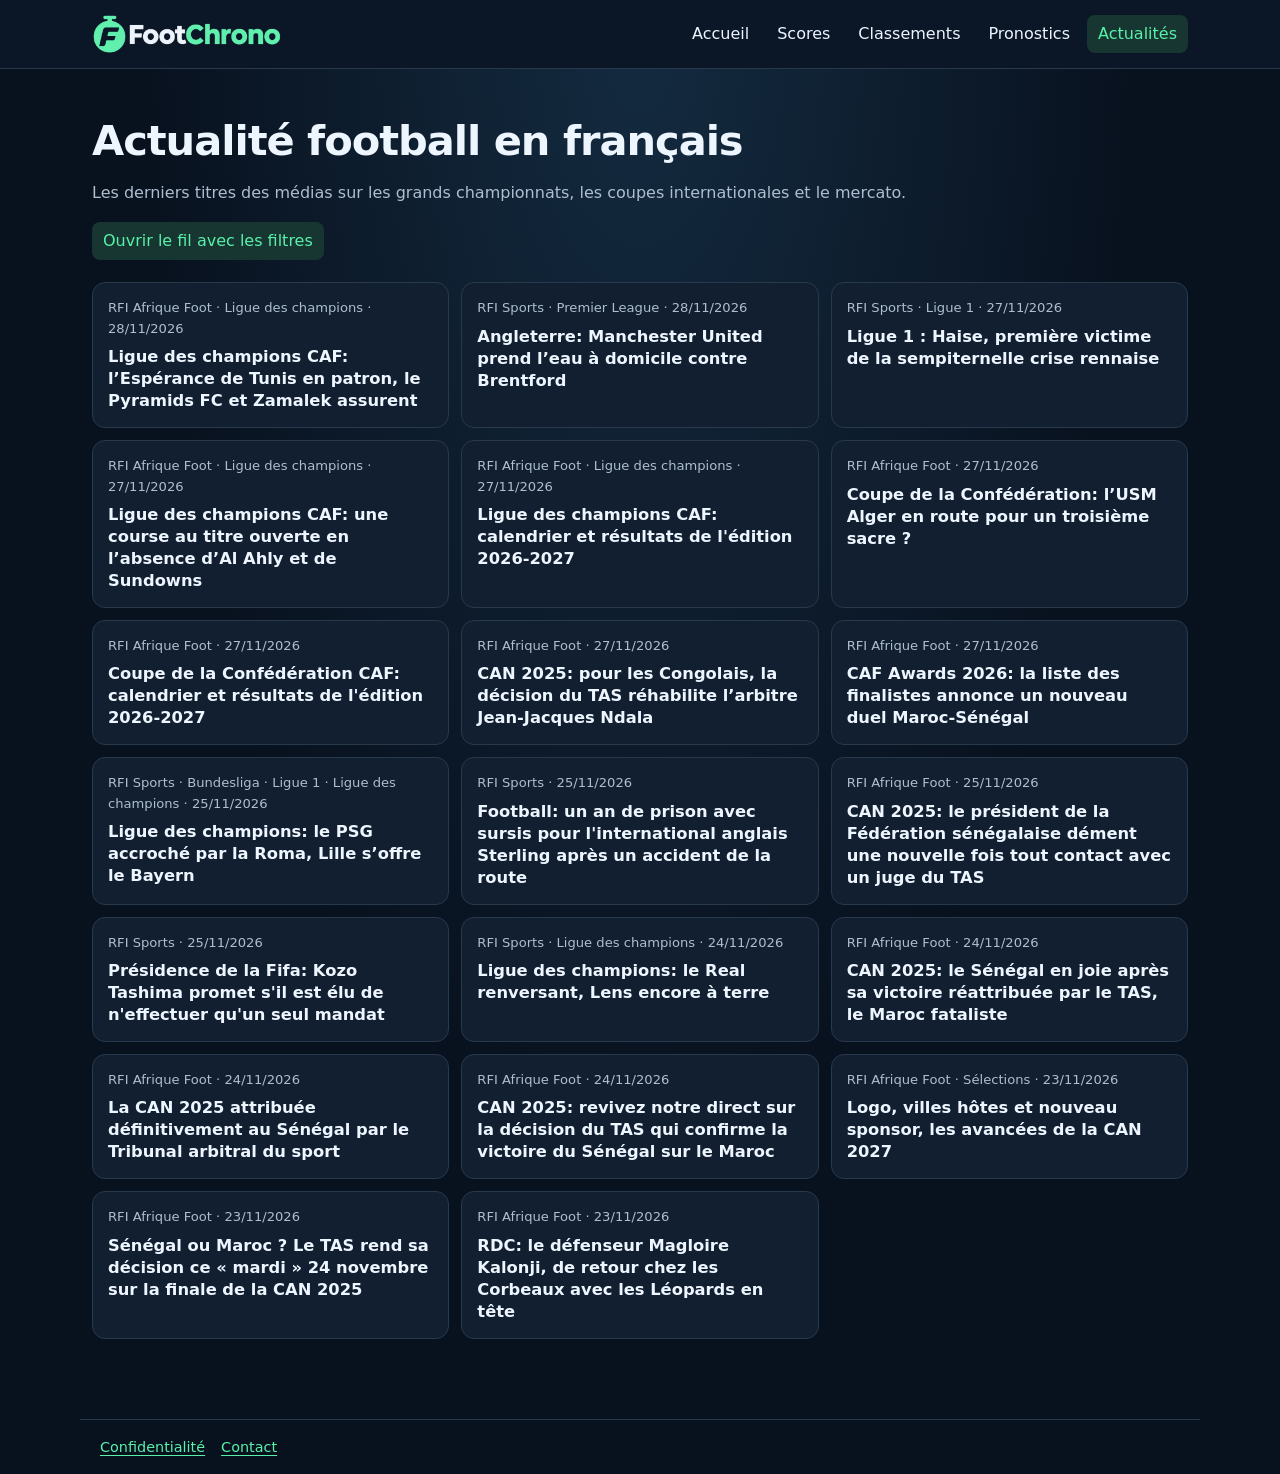
<file: actualites/index.html>
<!doctype html>
<html lang="fr"><head><meta charset="utf-8"><meta name="viewport" content="width=device-width,initial-scale=1">
<title>Actualité football en français, mercato et grandes compétitions | FootChrono</title><meta name="description" content="Les titres récents du football en français. Suivez la Premier League, la Liga, la Ligue 1, la Ligue des champions, le mercato et les sujets du moment.">
<link rel="canonical" href="https://footchrono.com/actualites/"><meta property="og:type" content="website">
<meta property="og:site_name" content="FootChrono"><meta property="og:title" content="Actualité football en français, mercato et grandes compétitions | FootChrono">
<meta property="og:description" content="Les titres récents du football en français. Suivez la Premier League, la Liga, la Ligue 1, la Ligue des champions, le mercato et les sujets du moment."><meta property="og:url" content="https://footchrono.com/actualites/"><meta property="og:locale" content="fr_FR">
<meta name="twitter:card" content="summary"><link rel="stylesheet" href="/footchrono-public.css"><script async src="https://pagead2.googlesyndication.com/pagead/js/adsbygoogle.js?client=ca-pub-7180571260643744" crossorigin="anonymous"></script><style>.fc-ad{width:calc(100% - 32px);max-width:728px;margin:16px auto}.fc-ad:has(ins[data-ad-status="unfilled"]){display:none}</style></head><body><header class="fc-header"><div class="fc-header-inner"><a class="fc-brand" href="/" aria-label="FootChrono, accueil"><img src="/images/footchrono-logo.webp" width="190" height="40" alt="FootChrono"></a><nav class="fc-nav" aria-label="Navigation principale"><a href="/">Accueil</a><a href="/scores">Scores</a><a href="/classements">Classements</a><a href="/#page=predictions">Pronostics</a><a href="/actualites/" aria-current="page">Actualités</a></nav></div></header><main><h1>Actualité football en français</h1>
<p>Les derniers titres des médias sur les grands championnats, les coupes internationales et le mercato.</p>
<p><a href="/#page=news">Ouvrir le fil avec les filtres</a></p>
<div class="fc-news-grid"><article><p>RFI Afrique Foot · Ligue des champions · <time datetime="2026-11-28T21:14:04+00:00">28/11/2026</time></p><h2><a href="https://www.rfi.fr/fr/afrique-foot/20261128-ligue-des-champions-caf-l-esp%C3%A9rance-de-tunis-en-patron-le-pyramids-fc-et-zamalek-assurent">Ligue des champions CAF: l’Espérance de Tunis en patron, le Pyramids FC et Zamalek assurent</a></h2></article>
<article><p>RFI Sports · Premier League · <time datetime="2026-11-28T17:24:19+00:00">28/11/2026</time></p><h2><a href="https://www.rfi.fr/fr/sports/20261128-angleterre-manchester-united-prend-l-eau-%C3%A0-domicile-contre-brentford">Angleterre: Manchester United prend l’eau à domicile contre Brentford</a></h2></article>
<article><p>RFI Sports · Ligue 1 · <time datetime="2026-11-27T20:07:38+00:00">27/11/2026</time></p><h2><a href="https://www.rfi.fr/fr/sports/20261127-ligue-1-haise-premi%C3%A8re-victime-de-la-sempiternelle-crise-rennaise">Ligue 1 : Haise, première victime de la sempiternelle crise rennaise</a></h2></article>
<article><p>RFI Afrique Foot · Ligue des champions · <time datetime="2026-11-27T15:47:01+00:00">27/11/2026</time></p><h2><a href="https://www.rfi.fr/fr/afrique-foot/20261127-ligue-des-champions-caf-une-course-au-titre-ouverte-en-l-absence-d-al-ahly-et-de-sundowns">Ligue des champions CAF: une course au titre ouverte en l’absence d’Al Ahly et de Sundowns</a></h2></article>
<article><p>RFI Afrique Foot · Ligue des champions · <time datetime="2026-11-27T09:04:38+00:00">27/11/2026</time></p><h2><a href="https://www.rfi.fr/fr/afrique-foot/20261127-ligue-des-champions-caf-calendrier-et-r%C3%A9sultats-de-l-%C3%A9dition-2026-2027">Ligue des champions CAF: calendrier et résultats de l&#x27;édition 2026-2027</a></h2></article>
<article><p>RFI Afrique Foot · <time datetime="2026-11-27T14:01:10+00:00">27/11/2026</time></p><h2><a href="https://www.rfi.fr/fr/afrique-foot/20261127-coupe-de-la-conf%C3%A9d%C3%A9ration-l-usm-alger-en-route-pour-un-troisi%C3%A8me-sacre">Coupe de la Confédération: l’USM Alger en route pour un troisième sacre ?</a></h2></article>
<article><p>RFI Afrique Foot · <time datetime="2026-11-27T12:47:51+00:00">27/11/2026</time></p><h2><a href="https://www.rfi.fr/fr/afrique-foot/20261127-coupe-de-la-conf%C3%A9d%C3%A9ration-caf-calendrier-et-r%C3%A9sultats-de-l-%C3%A9dition-2026-2027">Coupe de la Confédération CAF: calendrier et résultats de l&#x27;édition 2026-2027</a></h2></article>
<article><p>RFI Afrique Foot · <time datetime="2026-11-27T11:26:14+00:00">27/11/2026</time></p><h2><a href="https://www.rfi.fr/fr/afrique-foot/20261127-can-2025-pour-les-congolais-la-d%C3%A9cision-du-tas-r%C3%A9habilite-l-arbitre-jean-jacques-ndala">CAN 2025: pour les Congolais, la décision du TAS réhabilite l’arbitre Jean-Jacques Ndala</a></h2></article>
<article><p>RFI Afrique Foot · <time datetime="2026-11-27T09:02:48+00:00">27/11/2026</time></p><h2><a href="https://www.rfi.fr/fr/afrique-foot/20261127-caf-awards-2026-la-liste-des-finalistes-annonce-un-nouveau-duel-maroc-s%C3%A9n%C3%A9gal">CAF Awards 2026: la liste des finalistes annonce un nouveau duel Maroc-Sénégal</a></h2></article>
<article><p>RFI Sports · Bundesliga · Ligue 1 · Ligue des champions · <time datetime="2026-11-25T22:00:10+00:00">25/11/2026</time></p><h2><a href="https://www.rfi.fr/fr/sports/20261125-ligue-des-champions-le-psg-accroch%C3%A9-par-la-roma-lille-s-offre-le-bayern">Ligue des champions: le PSG accroché par la Roma, Lille s’offre le Bayern</a></h2></article>
<article><p>RFI Sports · <time datetime="2026-11-25T19:54:54+00:00">25/11/2026</time></p><h2><a href="https://www.rfi.fr/fr/sports/20261125-football-un-an-de-prison-avec-sursis-pour-l-international-anglais-sterling-apr%C3%A8s-un-accident-de-la-route">Football: un an de prison avec sursis pour l&#x27;international anglais Sterling après un accident de la route</a></h2></article>
<article><p>RFI Afrique Foot · <time datetime="2026-11-25T15:17:34+00:00">25/11/2026</time></p><h2><a href="https://www.rfi.fr/fr/afrique-foot/20261125-can-2025-le-pr%C3%A9sident-de-la-f%C3%A9d%C3%A9ration-s%C3%A9n%C3%A9galaise-d%C3%A9ment-une-nouvelle-fois-tout-contact-avec-un-juge-du-tas">CAN 2025: le président de la Fédération sénégalaise dément une nouvelle fois tout contact avec un juge du TAS</a></h2></article>
<article><p>RFI Sports · <time datetime="2026-11-25T14:43:49+00:00">25/11/2026</time></p><h2><a href="https://www.rfi.fr/fr/sports/20261125-pr%C3%A9sidence-de-la-fifa-kozo-tashima-promet-s-il-est-%C3%A9lu-de-n-effectuer-qu-un-seul-mandat">Présidence de la Fifa: Kozo Tashima promet s&#x27;il est élu de n&#x27;effectuer qu&#x27;un seul mandat</a></h2></article>
<article><p>RFI Sports · Ligue des champions · <time datetime="2026-11-24T22:04:55+00:00">24/11/2026</time></p><h2><a href="https://www.rfi.fr/fr/sports/20261124-ligue-des-champions-le-real-renversant-lens-encore-%C3%A0-terre">Ligue des champions: le Real renversant, Lens encore à terre</a></h2></article>
<article><p>RFI Afrique Foot · <time datetime="2026-11-24T21:09:23+00:00">24/11/2026</time></p><h2><a href="https://www.rfi.fr/fr/afrique-foot/20261124-can-2025-le-s%C3%A9n%C3%A9gal-en-joie-apr%C3%A8s-sa-victoire-r%C3%A9attribu%C3%A9e-par-le-tas-le-maroc-fataliste">CAN 2025: le Sénégal en joie après sa victoire réattribuée par le TAS, le Maroc fataliste</a></h2></article>
<article><p>RFI Afrique Foot · <time datetime="2026-11-24T14:27:25+00:00">24/11/2026</time></p><h2><a href="https://www.rfi.fr/fr/afrique-foot/20261124-la-can-2025-attribu%C3%A9e-d%C3%A9finitivement-au-s%C3%A9n%C3%A9gal-par-le-tribunal-arbitral-du-sport">La CAN 2025 attribuée définitivement au Sénégal par le Tribunal arbitral du sport</a></h2></article>
<article><p>RFI Afrique Foot · <time datetime="2026-11-24T13:09:52+00:00">24/11/2026</time></p><h2><a href="https://www.rfi.fr/fr/afrique-foot/20261124-can-2025-suivez-en-direct-la-d%C3%A9cision-du-tas-sur-la-finale-entre-le-maroc-et-le-s%C3%A9n%C3%A9gal">CAN 2025: revivez notre direct sur la décision du TAS qui confirme la victoire du Sénégal sur le Maroc</a></h2></article>
<article><p>RFI Afrique Foot · Sélections · <time datetime="2026-11-23T16:05:46+00:00">23/11/2026</time></p><h2><a href="https://www.rfi.fr/fr/afrique-foot/20261123-logo-villes-h%C3%B4tes-et-nouveau-sponsor-les-avanc%C3%A9es-de-la-can-2027">Logo, villes hôtes et nouveau sponsor, les avancées de la CAN 2027</a></h2></article>
<article><p>RFI Afrique Foot · <time datetime="2026-11-23T11:28:42+00:00">23/11/2026</time></p><h2><a href="https://www.rfi.fr/fr/afrique-foot/20261123-s%C3%A9n%C3%A9gal-ou-maroc-le-tas-rend-sa-d%C3%A9cision-ce-mardi-24-novembre-sur-la-finale-de-la-can-2025">Sénégal ou Maroc ? Le TAS rend sa décision ce « mardi » 24 novembre sur la finale de la CAN 2025</a></h2></article>
<article><p>RFI Afrique Foot · <time datetime="2026-11-23T08:21:25+00:00">23/11/2026</time></p><h2><a href="https://www.rfi.fr/fr/afrique-foot/20261123-rdc-le-d%C3%A9fenseur-magloire-kalonji-de-retour-chez-les-corbeaux-avec-les-l%C3%A9opards-en-t%C3%AAte">RDC: le défenseur Magloire Kalonji, de retour chez les Corbeaux avec les Léopards en tête</a></h2></article></div></main>
<div class="fc-ad"><ins class="adsbygoogle" style="display:block" data-ad-client="ca-pub-7180571260643744" data-ad-slot="1991336459" data-ad-format="horizontal" data-full-width-responsive="false"></ins></div>
<script>(window.adsbygoogle = window.adsbygoogle || []).push({});</script>
<footer class="fc-footer"><nav aria-label="Informations sur le site"><a href="/confidentialite/">Confidentialité</a> <a href="/contact/">Contact</a></nav></footer></body></html>
</file>
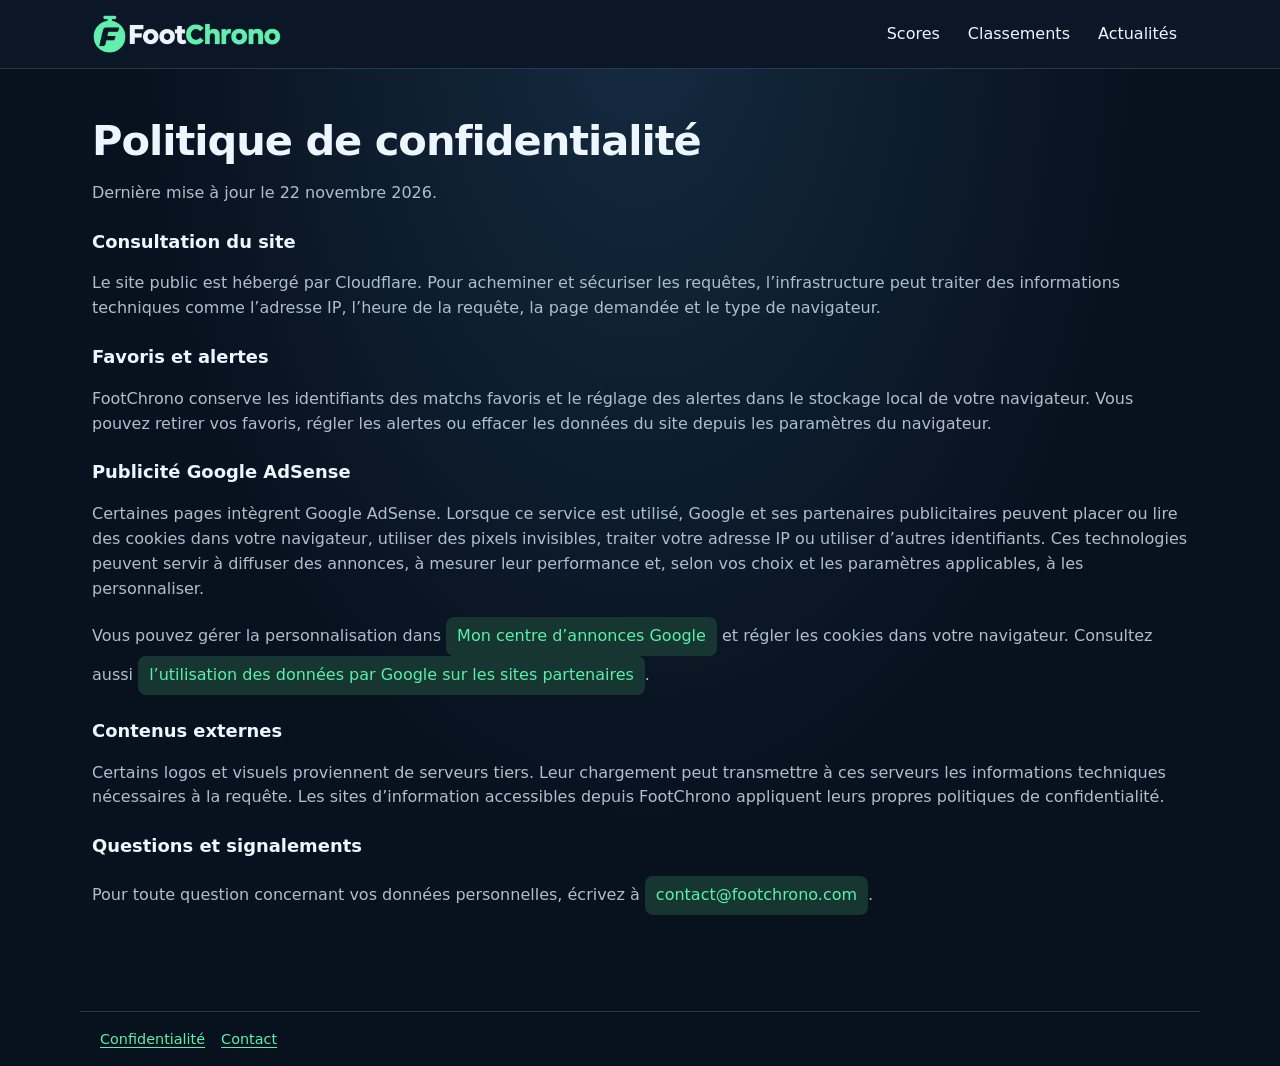
<file: confidentialite/index.html>
<!doctype html>
<html lang="fr">
<head>
<meta charset="utf-8">
<meta name="viewport" content="width=device-width, initial-scale=1">
<title>Politique de confidentialité | FootChrono</title>
<meta name="description" content="Données utilisées par FootChrono, stockage local et publicité.">
<link rel="canonical" href="https://footchrono.com/confidentialite/">
<link rel="stylesheet" href="/footchrono-public.css">
</head>
<body>
<header class="fc-header">
<div class="fc-header-inner">
<a class="fc-brand" href="/" aria-label="Accueil FootChrono"><img src="/images/footchrono-logo.webp" width="190" height="40" alt="FootChrono"></a>
<nav class="fc-nav" aria-label="Navigation principale"><a href="/scores">Scores</a> <a href="/classements">Classements</a> <a href="/actualites/">Actualités</a></nav>
</div>
</header>
<main>
<h1>Politique de confidentialité</h1>
<p>Dernière mise à jour le 22 novembre 2026.</p>
<h2>Consultation du site</h2>
<p>Le site public est hébergé par Cloudflare. Pour acheminer et sécuriser les requêtes, l’infrastructure peut traiter des informations techniques comme l’adresse IP, l’heure de la requête, la page demandée et le type de navigateur.</p>
<h2>Favoris et alertes</h2>
<p>FootChrono conserve les identifiants des matchs favoris et le réglage des alertes dans le stockage local de votre navigateur. Vous pouvez retirer vos favoris, régler les alertes ou effacer les données du site depuis les paramètres du navigateur.</p>
<h2>Publicité Google AdSense</h2>
<p>Certaines pages intègrent Google AdSense. Lorsque ce service est utilisé, Google et ses partenaires publicitaires peuvent placer ou lire des cookies dans votre navigateur, utiliser des pixels invisibles, traiter votre adresse IP ou utiliser d’autres identifiants. Ces technologies peuvent servir à diffuser des annonces, à mesurer leur performance et, selon vos choix et les paramètres applicables, à les personnaliser.</p>
<p>Vous pouvez gérer la personnalisation dans <a href="https://myadcenter.google.com/">Mon centre d’annonces Google</a> et régler les cookies dans votre navigateur. Consultez aussi <a href="https://policies.google.com/technologies/partner-sites?hl=fr">l’utilisation des données par Google sur les sites partenaires</a>.</p>
<h2>Contenus externes</h2>
<p>Certains logos et visuels proviennent de serveurs tiers. Leur chargement peut transmettre à ces serveurs les informations techniques nécessaires à la requête. Les sites d’information accessibles depuis FootChrono appliquent leurs propres politiques de confidentialité.</p>
<h2>Questions et signalements</h2>
<p>Pour toute question concernant vos données personnelles, écrivez à <a href="mailto:contact@footchrono.com">contact@footchrono.com</a>.</p>
</main>
<footer class="fc-footer"><nav aria-label="Informations sur le site"><a href="/confidentialite/">Confidentialité</a> <a href="/contact/">Contact</a></nav></footer>
</body>
</html>
</file>
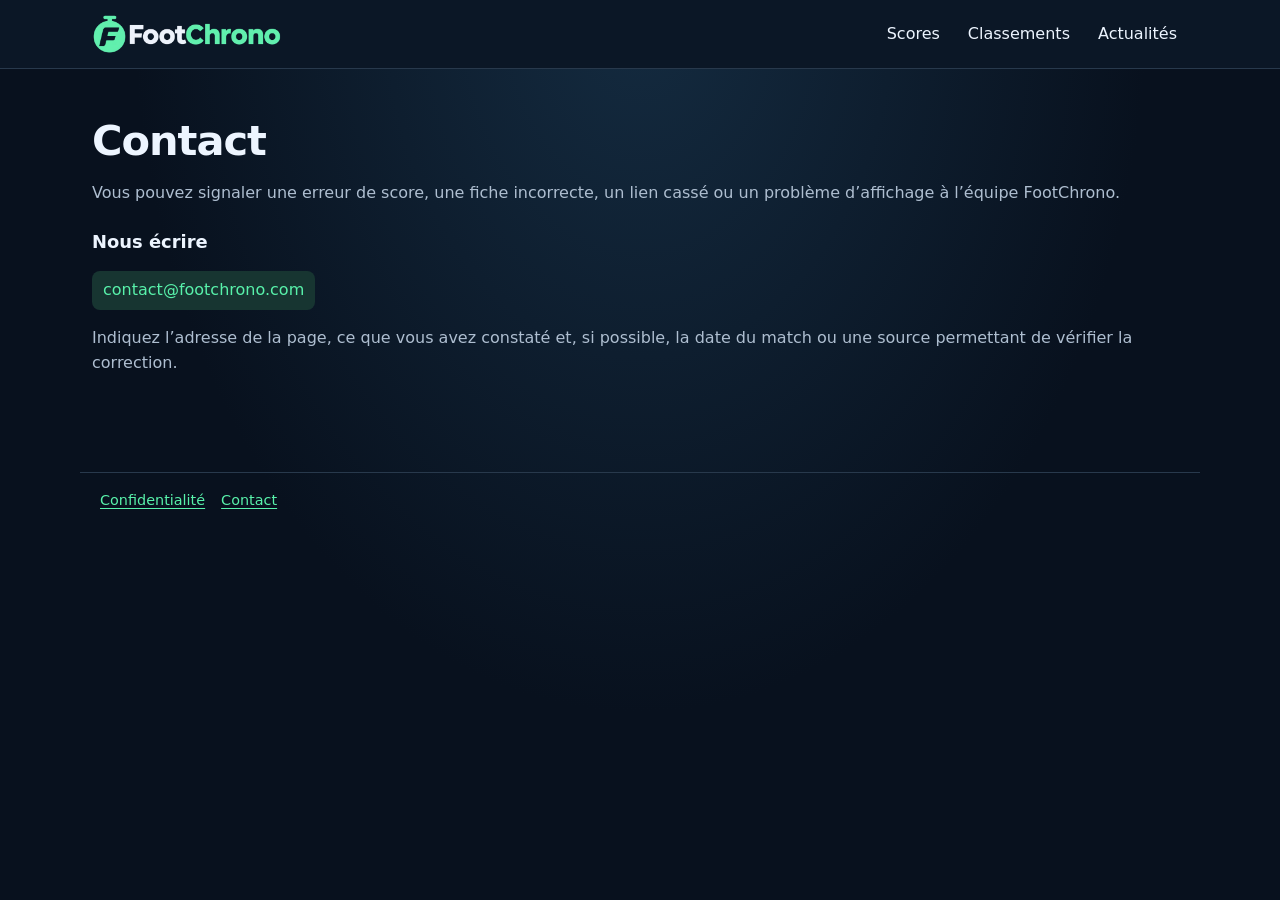
<file: contact/index.html>
<!doctype html>
<html lang="fr">
<head>
<meta charset="utf-8">
<meta name="viewport" content="width=device-width, initial-scale=1">
<title>Contact | FootChrono</title>
<meta name="description" content="Écrire à FootChrono pour poser une question ou signaler une erreur.">
<link rel="canonical" href="https://footchrono.com/contact/">
<link rel="stylesheet" href="/footchrono-public.css">
</head>
<body>
<header class="fc-header">
<div class="fc-header-inner">
<a class="fc-brand" href="/" aria-label="Accueil FootChrono"><img src="/images/footchrono-logo.webp" width="190" height="40" alt="FootChrono"></a>
<nav class="fc-nav" aria-label="Navigation principale"><a href="/scores">Scores</a> <a href="/classements">Classements</a> <a href="/actualites/">Actualités</a></nav>
</div>
</header>
<main>
<h1>Contact</h1>
<p>Vous pouvez signaler une erreur de score, une fiche incorrecte, un lien cassé ou un problème d’affichage à l’équipe FootChrono.</p>
<h2>Nous écrire</h2>
<p><a href="mailto:contact@footchrono.com">contact@footchrono.com</a></p>
<p>Indiquez l’adresse de la page, ce que vous avez constaté et, si possible, la date du match ou une source permettant de vérifier la correction.</p>
</main>
<footer class="fc-footer"><nav aria-label="Informations sur le site"><a href="/confidentialite/">Confidentialité</a> <a href="/contact/">Contact</a></nav></footer>
</body>
</html>
</file>
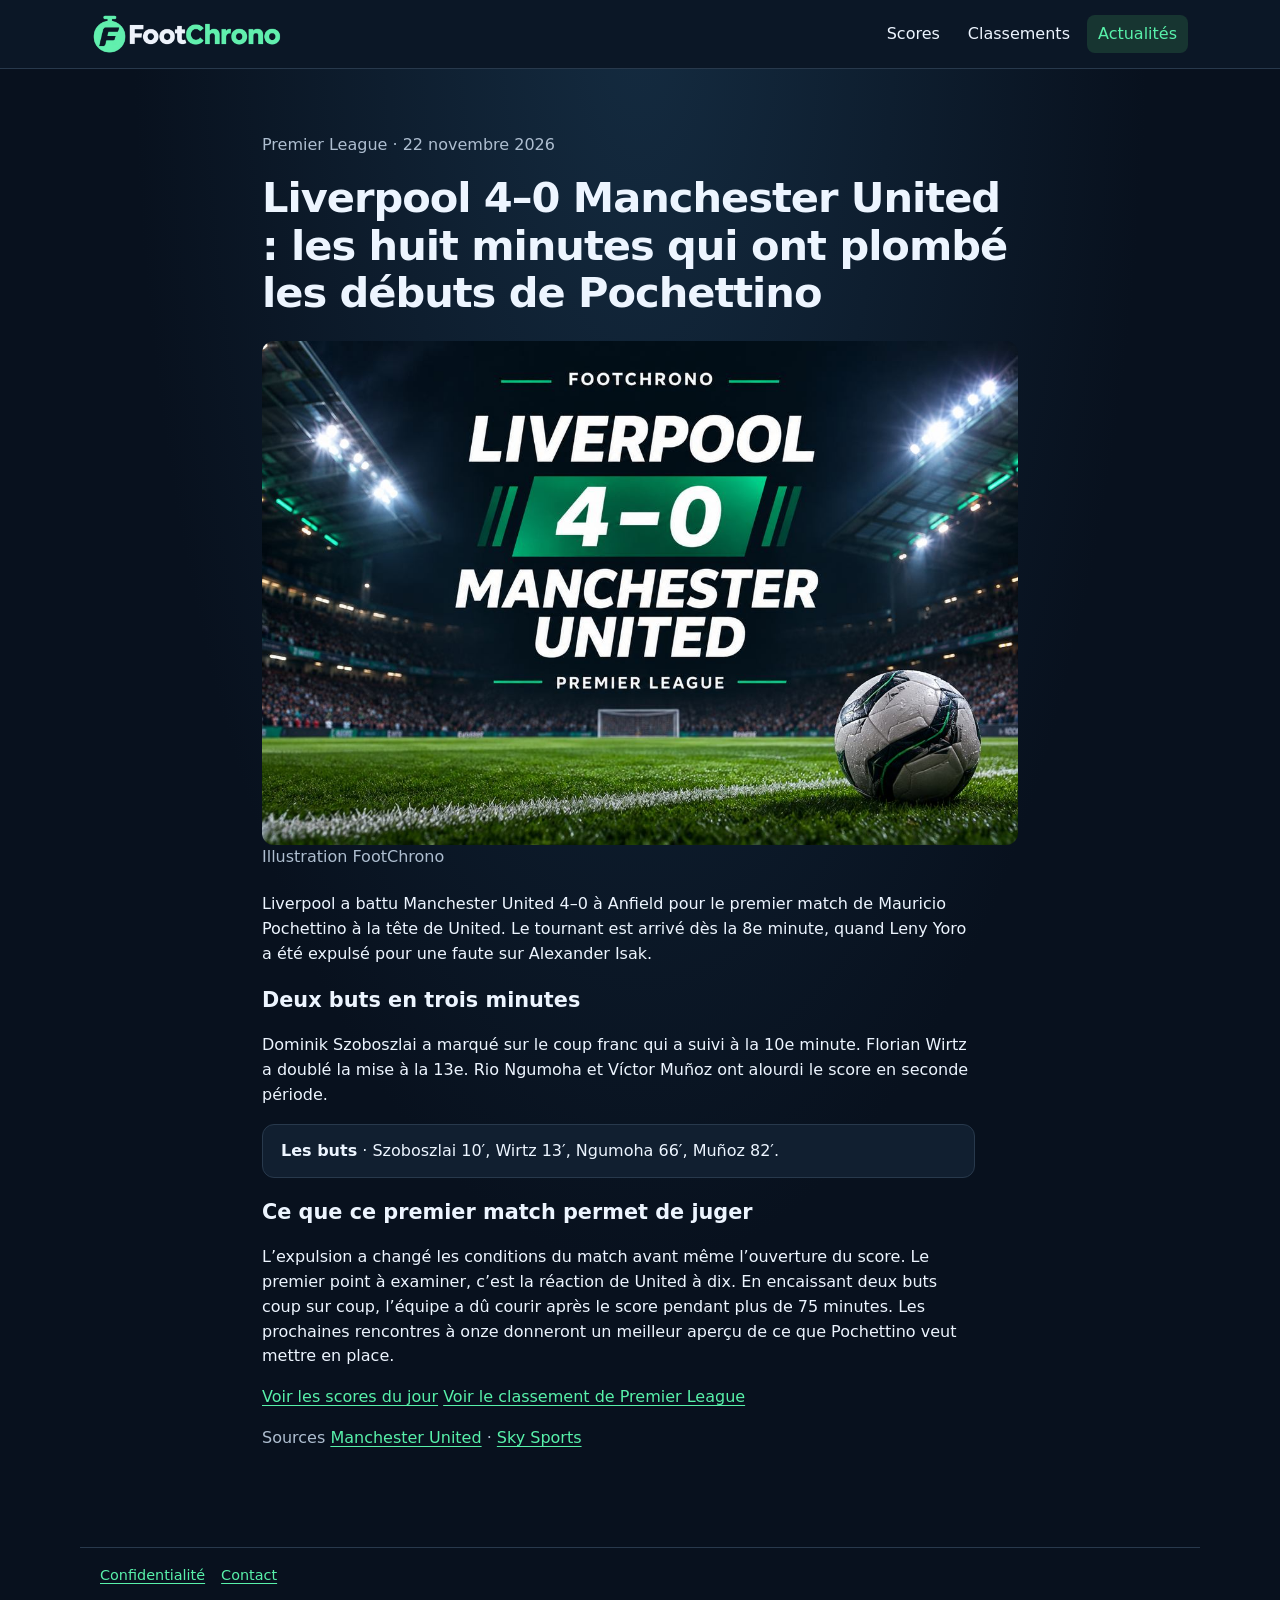
<file: actualites/liverpool-manchester-united-4-0-pochettino/index.html>
<!doctype html>
<html lang="fr">
<head>
<meta charset="utf-8"><meta name="viewport" content="width=device-width, initial-scale=1">
<title>Liverpool 4–0 Manchester United : les huit minutes qui ont plombé les débuts de Pochettino | FootChrono</title>
<meta name="description" content="Expulsion de Yoro dès la 8e minute, deux buts en trois minutes et un 4–0 à Anfield. Le débrief de FootChrono.">
<link rel="canonical" href="https://footchrono.com/actualites/liverpool-manchester-united-4-0-pochettino/">
<meta property="og:type" content="article"><meta property="og:site_name" content="FootChrono">
<meta property="og:title" content="Liverpool 4–0 Manchester United : les huit minutes qui ont plombé les débuts de Pochettino"><meta property="og:url" content="https://footchrono.com/actualites/liverpool-manchester-united-4-0-pochettino/">
<link rel="stylesheet" href="/footchrono-public.css">
<style>.fc-story{max-width:820px}.fc-story header{margin-bottom:24px}.fc-story h2{font-size:1.3rem}.fc-story p,.fc-story li{max-width:70ch}.fc-story .fact{padding:14px 18px;border:1px solid var(--line);border-radius:12px;background:var(--panel)}</style>
<meta property="og:image" content="https://footchrono.com/images/liverpool-manchester-united-4-0.jpg"><meta property="og:image:width" content="1200"><meta property="og:image:height" content="800"><meta property="og:image:alt" content="Liverpool 4–0 Manchester United"><meta name="twitter:card" content="summary_large_image"></head>
<body>
<header class="fc-header"><div class="fc-header-inner">
<a class="fc-brand" href="/"><img src="/images/footchrono-logo.webp" width="190" height="40" alt="FootChrono"></a>
<nav class="fc-nav" aria-label="Navigation principale"><a href="/scores">Scores</a><a href="/classements">Classements</a><a href="/actualites/" aria-current="true">Actualités</a></nav>
</div></header>
<main class="fc-story"><article>
<header><p class="muted">Premier League · <time datetime="2026-11-22">22 novembre 2026</time></p><h1>Liverpool 4–0 Manchester United : les huit minutes qui ont plombé les débuts de Pochettino</h1></header>
<figure style="margin:0 0 22px"><img src="/images/liverpool-manchester-united-4-0.jpg" width="1200" height="800" alt="Liverpool 4–0 Manchester United" style="display:block;width:100%;height:auto;border-radius:12px"><figcaption class="muted">Illustration FootChrono</figcaption></figure>
<p>Liverpool a battu Manchester United 4–0 à Anfield pour le premier match de Mauricio Pochettino à la tête de United. Le tournant est arrivé dès la 8e minute, quand Leny Yoro a été expulsé pour une faute sur Alexander Isak.</p>
<h2>Deux buts en trois minutes</h2>
<p>Dominik Szoboszlai a marqué sur le coup franc qui a suivi à la 10e minute. Florian Wirtz a doublé la mise à la 13e. Rio Ngumoha et Víctor Muñoz ont alourdi le score en seconde période.</p>
<p class="fact"><strong>Les buts</strong> · Szoboszlai 10′, Wirtz 13′, Ngumoha 66′, Muñoz 82′.</p>
<h2>Ce que ce premier match permet de juger</h2>
<p>L’expulsion a changé les conditions du match avant même l’ouverture du score. Le premier point à examiner, c’est la réaction de United à dix. En encaissant deux buts coup sur coup, l’équipe a dû courir après le score pendant plus de 75 minutes. Les prochaines rencontres à onze donneront un meilleur aperçu de ce que Pochettino veut mettre en place.</p>
<p><a href="/scores">Voir les scores du jour</a> <a href="/classements/premier-league">Voir le classement de Premier League</a></p>
<p class="muted">Sources <a href="https://www.manutd.com/en/news/report-liverpool-v-united-22-nov-2026">Manchester United</a> · <a href="https://www.skysports.com/football/liverpool-vs-manchester-united/559550">Sky Sports</a></p>
</article></main><footer class="fc-footer"><nav aria-label="Informations sur le site"><a href="/confidentialite/">Confidentialité</a> <a href="/contact/">Contact</a></nav></footer></body></html>
</file>
<file: footchrono-public.css>
:root{color-scheme:dark;--bg:#08111e;--panel:#111f30;--line:#28394c;--text:#edf5ff;--muted:#aebed0;--green:#58f1aa}
*{box-sizing:border-box}
body{margin:0;min-height:100vh;background:radial-gradient(ellipse at top,#142b40,var(--bg) 56%);color:var(--text);font:16px/1.55 system-ui,sans-serif}
a{color:var(--green);text-underline-offset:3px}
a:focus-visible{outline:2px solid var(--green);outline-offset:4px}
.fc-header{border-bottom:1px solid var(--line);background:#0b1726}
.fc-header-inner,main{width:min(1160px,100%);margin-inline:auto;padding-inline:clamp(16px,4vw,32px)}
.fc-header-inner{display:flex;align-items:center;justify-content:space-between;gap:12px 24px;flex-wrap:wrap;padding-block:14px}
.fc-brand{display:inline-flex;align-items:center;gap:9px;color:var(--text);font-size:1.22rem;font-weight:850;text-decoration:none}
.fc-brand b{color:var(--green)}
.fc-mark{display:grid;place-items:center;width:34px;height:34px;border-radius:10px;background:var(--green);color:var(--bg)}
.fc-nav,.links{display:flex;flex-wrap:wrap;gap:6px}
.fc-nav a,.links a,main>p>a{display:inline-block;padding:7px 11px;border-radius:8px;color:var(--text);text-decoration:none}
.fc-nav a:hover,.fc-nav a[aria-current],.links a,main>p>a{background:#173531;color:var(--green)}
main{padding-block:clamp(24px,4vw,48px)}
h1{margin:0 0 12px;font-size:clamp(1.75rem,4vw,2.6rem);line-height:1.15;letter-spacing:-.025em}
main>p,.muted{color:var(--muted)}
main>h2,section>h2{margin:22px 0 10px;font-size:1.12rem}
.table-wrap{overflow:auto;margin:10px 0 20px;border:1px solid var(--line);border-radius:13px;background:var(--panel)}
table{border-collapse:collapse;width:100%;font-size:.92rem}
th,td{padding:10px 12px;text-align:start;border-bottom:1px solid var(--line)}
thead{background:#16273a;color:var(--muted)}
tbody tr:last-child>*{border-bottom:0}
tbody tr:hover{background:#182b3e}
tbody th,.score{font-weight:700}
.score{white-space:nowrap;font-variant-numeric:tabular-nums}
.fc-news-grid{display:grid;grid-template-columns:repeat(auto-fit,minmax(min(100%,320px),1fr));gap:12px;margin-top:22px}
.fc-news-grid article{min-width:0;padding:15px;border:1px solid var(--line);border-radius:13px;background:var(--panel)}
.fc-news-grid article p{margin:0;color:var(--muted);font-size:.82rem}
.fc-news-grid h2{margin:7px 0 0;font-size:1.02rem;line-height:1.35}
.fc-news-grid h2 a{color:var(--text);text-decoration:none}
.fc-news-grid h2 a:hover{color:var(--green);text-decoration:underline}
@media(max-width:600px){.fc-nav{width:100%;gap:4px}.fc-nav a{padding:6px 8px;font-size:.88rem}th,td{padding:8px}.table-wrap table{min-width:360px}}

.fc-footer{max-width:1120px;margin:2rem auto 0;padding:1rem 1.25rem;border-top:1px solid var(--line);font-size:.9rem}
.fc-footer nav{display:flex;flex-wrap:wrap;gap:1rem}

.fc-club-badge { object-fit: contain; vertical-align: middle; }
td .fc-club-badge, th .fc-club-badge { margin-inline-end: .4rem; }
.fc-club-badge[hidden] { display: none; }
article figure img { max-width: 100%; max-height: 65vh; object-fit: contain; }
</file>
